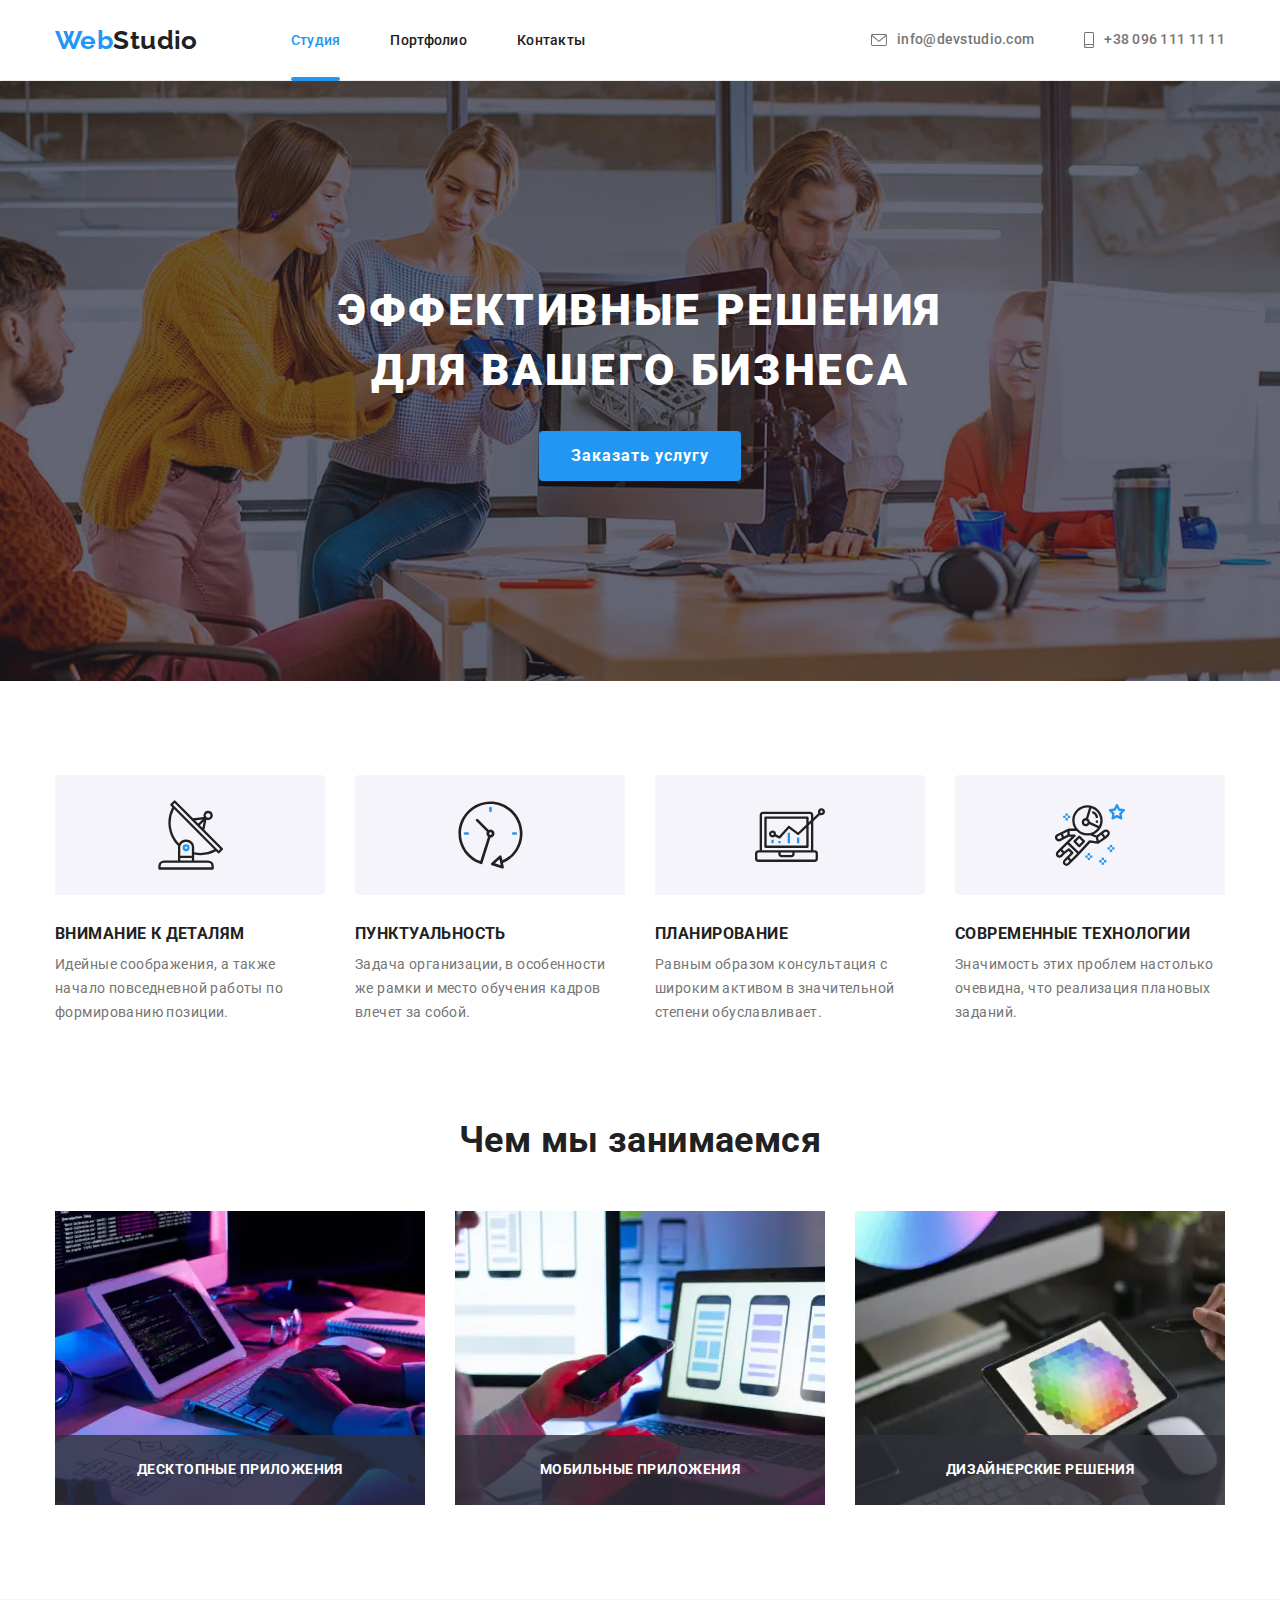
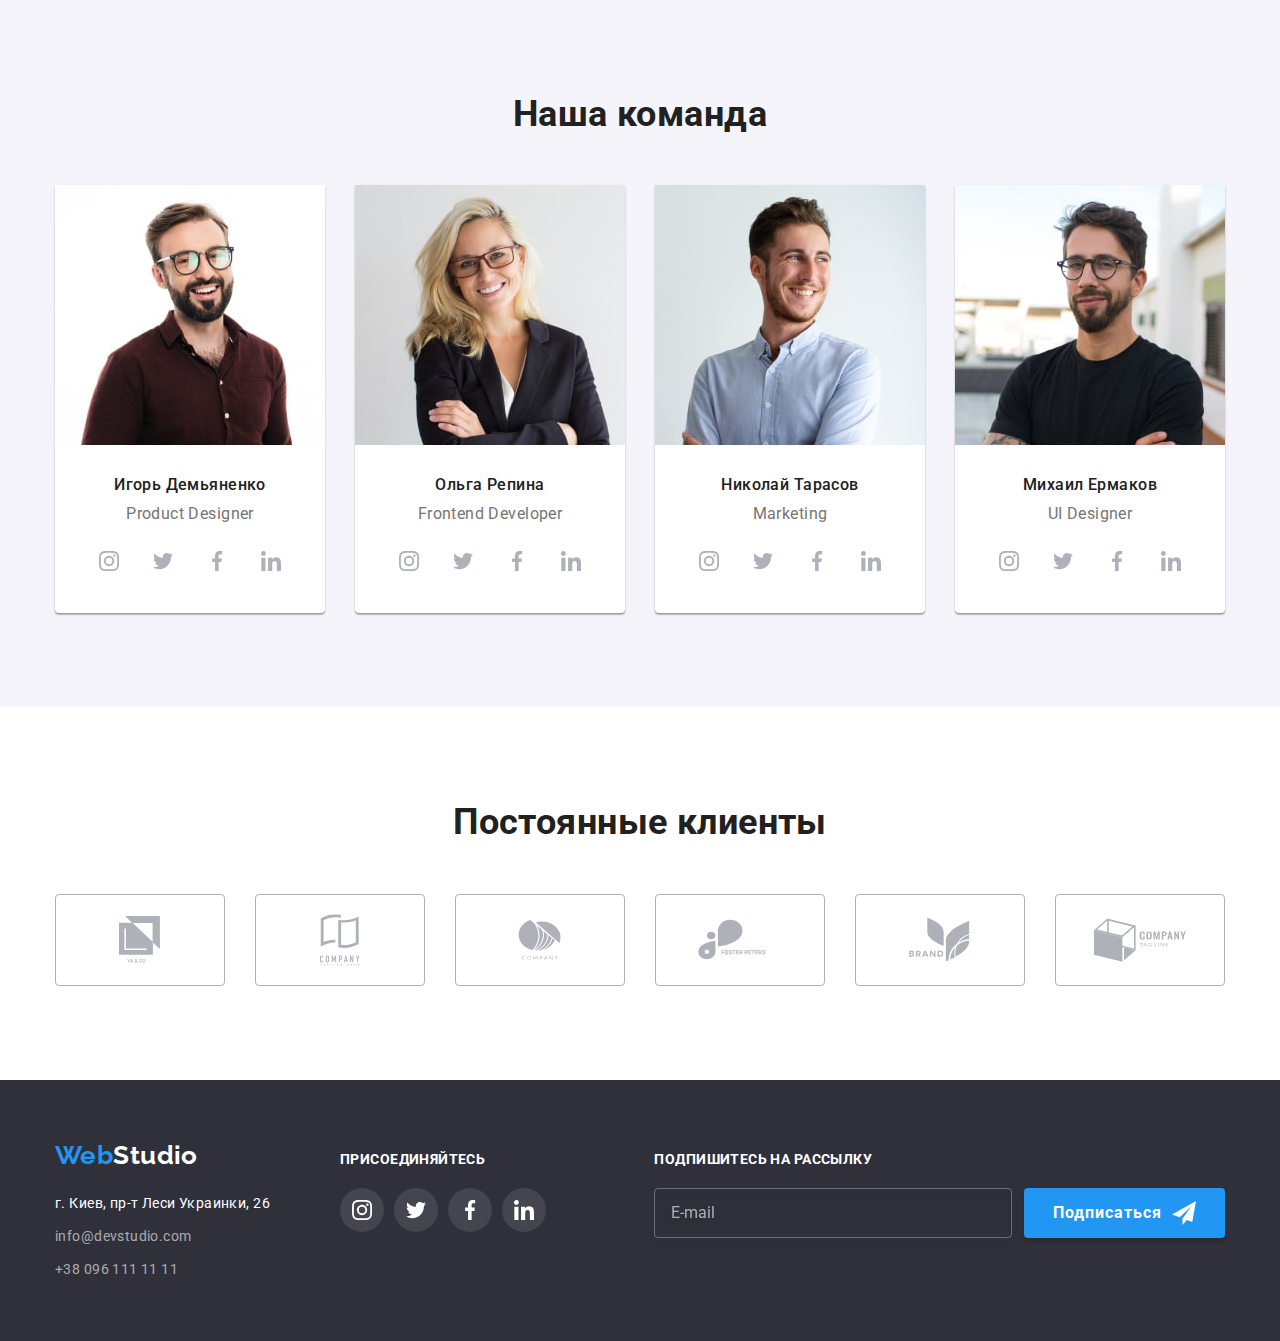
<file: index.html>
<!DOCTYPE html>
<html lang="ru">
  <head>
    <meta charset="UTF-8" />
    <meta http-equiv="X-UA-Compatible" content="IE=edge" />
    <meta name="viewport" content="width=device-width, initial-scale=1.0" />
    <title>WebStudio</title>
    <link rel="preconnect" href="https://fonts.googleapis.com" />
    <link rel="preconnect" href="https://fonts.gstatic.com" crossorigin />
    <link
      href="https://fonts.googleapis.com/css2?family=Raleway:wght@700&family=Roboto:wght@400;500;700;900&display=swap"
      rel="stylesheet"
    />
    <link
      rel="stylesheet"
      href="https://cdnjs.cloudflare.com/ajax/libs/modern-normalize/1.1.0/modern-normalize.min.css"
    />
    <link rel="stylesheet" href="./css/main.min.css" />
  </head>
  <body>
    <!-- Шапка сайта -->
    <header>
      <div class="page-header container">
        <a href="./index.html" lang="en" class="logo"> <span class="logo__web">Web</span>Studio</a>
        <nav class="main-nav">
          <ul class="site-nav">
            <li class="site-nav__item">
              <a href="./index.html" class="site-nav__link site-nav__link--current">Студия</a>
            </li>
            <li class="site-nav__item">
              <a href="./portfolio.html" class="site-nav__link">Портфолио</a>
            </li>
            <li class="site-nav__item"><a href="" class="site-nav__link">Контакты</a></li>
          </ul>
        </nav>

        <ul class="main-contact">
          <li class="main-contact__item">
            <a href="mailto:info@devstudio.com" class="main-contact__link">
              <svg class="main-contact__icon" width="16" height="12">
                <use href="./images/icons.svg#icon-envelope"></use>
              </svg>
              <svg class="main-contact__icon--tab" width="14" height="10">
                <use href="./images/icons.svg#icon-envelope-tab"></use></svg
              >info@devstudio.com</a
            >
          </li>
          <li class="main-contact__item">
            <a href="tel:+380961111111" class="main-contact__link">
              <svg class="main-contact__icon" width="10" height="16">
                <use href="./images/icons.svg#icon-smartphone"></use>
              </svg>
              <svg class="main-contact__icon--tab" width="10" height="14">
                <use href="./images/icons.svg#icon-smartphone-tab"></use></svg
              >+38 096 111 11 11</a
            >
          </li>
        </ul>
        <button type="button" class="page-header__button">
          <svg width="40" height="40">
            <use class="page-header__icon-menu" href="./images/icons.svg#menu"></use>
          </svg>
        </button>
      </div>

      <!-- Мобильное меню -->
      <div class="mob-menu is-hidden">
        <div class="mob-menu__container">
          <button type="button" class="mob-menu__close-button">
            <svg width="40" height="40">
              <use class="page-header__icon-cross" href="./images/icons.svg#cross"></use>
            </svg>
          </button>
          <div class="mob-menu__top">
            <ul class="mob-nav">
              <li class="mob-nav__item">
                <a href="./index.html" class="mob-nav__link mob-nav__link--current">Студия</a>
              </li>
              <li class="mob-nav__item">
                <a href="./portfolio.html" class="mob-nav__link">Портфолио</a>
              </li>
              <li class="mob-nav__item"><a href="" class="mob-nav__link">Контакты</a></li>
            </ul>
          </div>
          <div class="mob-menu__bottom">
            <ul class="mob-contact">
              <li class="mob-contact__item">
                <a href="tel:+380961111111" class="mob-contact__tel"> +38 096 111 11 11</a>
              </li>
              <li class="mob-contact__item">
                <a href="mailto:info@devstudio.com" class="mob-contact__mail">
                  info@devstudio.com</a
                >
              </li>
            </ul>
            <ul class="mob-soc">
              <li class="mob-soc__item"><a href="#" class="mob-soc__link">Twitter</a></li>
              <li class="mob-soc__item"><a href="#" class="mob-soc__link">Facebook</a></li>
              <li class="mob-soc__item"><a href="#" class="mob-soc__link">LinkedIn</a></li>
              <li class="mob-soc__item"><a href="#" class="mob-soc__link">Instagram</a></li>
            </ul>
          </div>
        </div>
      </div>
    </header>
    <main>
      <!-- Секция герой -->
      <section class="hero">
        <div class="hero__container">
          <h1 class="hero__title">ЭФФЕКТИВНЫЕ РЕШЕНИЯ ДЛЯ ВАШЕГО БИЗНЕСА</h1>
          <button data-modal-open type="button" class="hero__button">Заказать услугу</button>
        </div>
      </section>
      <!-- Качества команды -->
      <section class="section">
        <div class="container">
          <h2 class="section-title visually-hidden">Качества команды</h2>
          <ul class="benefits">
            <li class="benefits__item">
              <div class="benefits__thumb">
                <svg class="benefits__icon" width="65" height="70">
                  <use href="./images/icons.svg#icon-Group"></use>
                </svg>
              </div>
              <h3 class="benefits__title">ВНИМАНИЕ К ДЕТАЛЯМ</h3>
              <p class="benefits__description">
                Идейные соображения, а также начало повседневной работы по формированию позиции.
              </p>
            </li>

            <li class="benefits__item">
              <div class="benefits__thumb">
                <svg class="benefits__icon" width="67" height="70">
                  <use href="./images/icons.svg#icon-clock-1"></use>
                </svg>
              </div>
              <h3 class="benefits__title">ПУНКТУАЛЬНОСТЬ</h3>
              <p class="benefits__description">
                Задача организации, в особенности же рамки и место обучения кадров влечет за собой.
              </p>
            </li>

            <li class="benefits__item">
              <div class="benefits__thumb">
                <svg class="benefits__icon" width="70" height="70">
                  <use href="./images/icons.svg#icon-diagram-1"></use>
                </svg>
              </div>
              <h3 class="benefits__title">ПЛАНИРОВАНИЕ</h3>
              <p class="benefits__description">
                Равным образом консультация с широким активом в значительной степени обуславливает.
              </p>
            </li>

            <li class="benefits__item">
              <div class="benefits__thumb">
                <svg class="benefits__icon" width="70" height="70">
                  <use href="./images/icons.svg#icon-astronaut-1"></use>
                </svg>
              </div>
              <h3 class="benefits__title">СОВРЕМЕННЫЕ ТЕХНОЛОГИИ</h3>
              <p class="benefits__description">
                Значимость этих проблем настолько очевидна, что реализация плановых заданий.
              </p>
            </li>
          </ul>
        </div>
      </section>
      <!-- Чем мы занимаемся -->
      <section class="activity-section">
        <div class="container">
          <h2 class="section-title section-title--mb">Чем мы занимаемся</h2>
          <ul class="activity-section__list">
            <li class="activity-picture">
              <picture>
                <source
                  srcset="
                    ./images/activity/activity1desk.webp   1x,
                    ./images/activity/activity1deskx2.webp 2x
                  "
                  type="image/webp"
                />
                <source
                  srcset="
                    ./images/activity/activity1desk-min.jpg   1x,
                    ./images/activity/activity1deskx2-min.jpg 2x
                  "
                />
                <img src="./images/development.jpg" alt="верстка" width="370" height="294" />
              </picture>
              <div class="activity-picture__box">
                <p class="activity-picture__caption">Десктопные приложения</p>
              </div>
            </li>
            <li class="activity-picture">
              <picture>
                <source
                  srcset="
                    ./images/activity/activity2desk.webp   1x,
                    ./images/activity/activity2deskx2.webp 2x
                  "
                  type="image/webp"
                />
                <source
                  srcset="
                    ./images/activity/activity2desk-min.jpg   1x,
                    ./images/activity/activity2deskx2-min.jpg 2x
                  "
                />
                <img src="./images/design.jpg" alt="дизайн" width="370" height="294" />
              </picture>

              <div class="activity-picture__box">
                <p class="activity-picture__caption">Мобильные приложения</p>
              </div>
            </li>
            <li class="activity-picture">
              <picture>
                <source
                  srcset="
                    ./images/activity/activity3desk.webp   1x,
                    ./images/activity/activity3deskx2.webp 2x
                  "
                  type="image/webp" />
                <source
                  srcset="
                    ./images/activity/activity3desk-min.jpg   1x,
                    ./images/activity/activity3deskx2-min.jpg 2x
                  " />
                <img
                  src="./images/colorpalette.jpg"
                  alt="внешнее оформление"
                  width="370"
                  height="294"
              /></picture>

              <div class="activity-picture__box">
                <p class="activity-picture__caption">Дизайнерские решения</p>
              </div>
            </li>
          </ul>
        </div>
      </section>
      <!-- Наша команда -->
      <section class="team section">
        <div class="container">
          <h2 class="section-title section-title--mb">Наша команда</h2>
          <ul class="team__list">
            <li class="team-card">
              <picture>
                <source
                  srcset="
                    ./images/team/member1mob-min.jpg   1x,
                    ./images/team/member1mobx2-min.jpg 2x
                  "
                  media="(max-width: 767px)"
                />
                <source
                  srcset="
                    ./images/team/member1tab-min.jpg   1x,
                    ./images/team/member1tabx2-min.jpg 2x
                  "
                  media="(max-width: 1199px)"
                />
                <source
                  srcset="
                    ./images/team/member1desk-min.jpg   1x,
                    ./images/team/member1deskx2-min.jpg 2x
                  "
                  media="(min-width: 1200px)"
                />
                <img
                  src="./images/team/member1mob-min.jpg"
                  alt="Член команды Игорь Демьяненко"
                  width="450"
                />
              </picture>

              <div class="team-card__signature">
                <h3 class="team-card__name">Игорь Демьяненко</h3>
                <p class="team-card__position" lang="en">Product Designer</p>
                <ul class="social-networks">
                  <li class="social-networks__item">
                    <a
                      href=""
                      target="_blank"
                      rel="nofollow noreferrer noopener"
                      class="social-networks__link"
                    >
                      <svg class="social-networks__icon">
                        <use href="./images/icons.svg#icon-instagram-2"></use>
                      </svg>
                    </a>
                  </li>
                  <li class="social-networks__item">
                    <a
                      href=""
                      target="_blank"
                      rel="nofollow noreferrer noopener"
                      class="social-networks__link"
                    >
                      <svg class="social-networks__icon">
                        <use href="./images/icons.svg#icon-twitter-1"></use>
                      </svg>
                    </a>
                  </li>
                  <li class="social-networks__item">
                    <a
                      href=""
                      target="_blank"
                      rel="nofollow noreferrer noopener"
                      class="social-networks__link"
                    >
                      <svg class="social-networks__icon">
                        <use href="./images/icons.svg#icon-facebook-1"></use>
                      </svg>
                    </a>
                  </li>
                  <li class="social-networks__item">
                    <a
                      href=""
                      target="_blank"
                      rel="nofollow noreferrer noopener"
                      class="social-networks__link"
                    >
                      <svg class="social-networks__icon">
                        <use href="./images/icons.svg#icon-linkedin-1"></use>
                      </svg>
                    </a>
                  </li>
                </ul>
              </div>
            </li>
            <li class="team-card">
              <picture>
                <source
                  srcset="
                    ./images/team/member2mob-min.jpg   1x,
                    ./images/team/member2mobx2-min.jpg 2x
                  "
                  media="(max-width: 767px)"
                />
                <source
                  srcset="
                    ./images/team/member2tab-min.jpg   1x,
                    ./images/team/member2tabx2-min.jpg 2x
                  "
                  media="(max-width: 1199px)"
                />
                <source
                  srcset="
                    ./images/team/member2desk-min.jpg   1x,
                    ./images/team/member2deskx2-min.jpg 2x
                  "
                  media="(min-width: 1200px)"
                />

                <img
                  src="./images/team/member2mob-min.jpg"
                  alt="Член команды Ольга Репина"
                  width="450"
                />
              </picture>

              <div class="team-card__signature">
                <h3 class="team-card__name">Ольга Репина</h3>
                <p class="team-card__position" lang="en">Frontend Developer</p>
                <ul class="social-networks">
                  <li class="social-networks__item">
                    <a
                      href=""
                      target="_blank"
                      rel="nofollow noreferrer noopener"
                      class="social-networks__link"
                    >
                      <svg class="social-networks__icon">
                        <use href="./images/icons.svg#icon-instagram-2"></use>
                      </svg>
                    </a>
                  </li>
                  <li class="social-networks__item">
                    <a
                      href=""
                      target="_blank"
                      rel="nofollow noreferrer noopener"
                      class="social-networks__link"
                    >
                      <svg class="social-networks__icon">
                        <use href="./images/icons.svg#icon-twitter-1"></use>
                      </svg>
                    </a>
                  </li>
                  <li class="social-networks__item">
                    <a
                      href=""
                      target="_blank"
                      rel="nofollow noreferrer noopener"
                      class="social-networks__link"
                    >
                      <svg class="social-networks__icon">
                        <use href="./images/icons.svg#icon-facebook-1"></use>
                      </svg>
                    </a>
                  </li>
                  <li class="social-networks__item">
                    <a
                      href=""
                      target="_blank"
                      rel="nofollow noreferrer noopener"
                      class="social-networks__link"
                    >
                      <svg class="social-networks__icon">
                        <use href="./images/icons.svg#icon-linkedin-1"></use>
                      </svg>
                    </a>
                  </li>
                </ul>
              </div>
            </li>
            <li class="team-card">
              <picture>
                <source
                  srcset="
                    ./images/team/member3mob-min.jpg   1x,
                    ./images/team/member3mobx2-min.jpg 2x
                  "
                  media="(max-width: 767px)"
                />
                <source
                  srcset="
                    ./images/team/member3tab-min.jpg   1x,
                    ./images/team/member3tabx2-min.jpg 2x
                  "
                  media="(max-width: 1199px)"
                />
                <source
                  srcset="
                    ./images/team/member3desk-min.jpg   1x,
                    ./images/team/member3deskx2-min.jpg 2x
                  "
                  media="(min-width: 1200px)"
                />
                <img src="./images/nicolas.jpg" alt="Член команды Николай Тарасов" width="450" />
              </picture>

              <div class="team-card__signature">
                <h3 class="team-card__name">Николай Тарасов</h3>
                <p class="team-card__position" lang="en">Marketing</p>
                <ul class="social-networks">
                  <li class="social-networks__item">
                    <a
                      href=""
                      target="_blank"
                      rel="nofollow noreferrer noopener"
                      class="social-networks__link"
                    >
                      <svg class="social-networks__icon">
                        <use href="./images/icons.svg#icon-instagram-2"></use>
                      </svg>
                    </a>
                  </li>
                  <li class="social-networks__item">
                    <a
                      href=""
                      target="_blank"
                      rel="nofollow noreferrer noopener"
                      class="social-networks__link"
                    >
                      <svg class="social-networks__icon">
                        <use href="./images/icons.svg#icon-twitter-1"></use>
                      </svg>
                    </a>
                  </li>
                  <li class="social-networks__item">
                    <a
                      href=""
                      target="_blank"
                      rel="nofollow noreferrer noopener"
                      class="social-networks__link"
                    >
                      <svg class="social-networks__icon">
                        <use href="./images/icons.svg#icon-facebook-1"></use>
                      </svg>
                    </a>
                  </li>
                  <li class="social-networks__item">
                    <a
                      href=""
                      target="_blank"
                      rel="nofollow noreferrer noopener"
                      class="social-networks__link"
                    >
                      <svg class="social-networks__icon">
                        <use href="./images/icons.svg#icon-linkedin-1"></use>
                      </svg>
                    </a>
                  </li>
                </ul>
              </div>
            </li>
            <li class="team-card">
              <picture>
                <source
                  srcset="
                    ./images/team/member4mob-min.jpg   1x,
                    ./images/team/member4mobx2-min.jpg 2x
                  "
                  media="(max-width: 767px)"
                />
                <source
                  srcset="
                    ./images/team/member4tab-min.jpg   1x,
                    ./images/team/member4tabx2-min.jpg 2x
                  "
                  media="(max-width: 1199px)"
                />
                <source
                  srcset="
                    ./images/team/member4desk-min.jpg   1x,
                    ./images/team/member4deskx2-min.jpg 2x
                  "
                  media="(min-width: 1200px)"
                />
                <img src="./images/misha.jpg" alt="Член команды Михаил Ермаков" width="450" />
              </picture>

              <div class="team-card__signature">
                <h3 class="team-card__name">Михаил Ермаков</h3>
                <p class="team-card__position" lang="en">UI Designer</p>
                <ul class="social-networks">
                  <li class="social-networks__item">
                    <a
                      href=""
                      target="_blank"
                      rel="nofollow noreferrer noopener"
                      class="social-networks__link"
                    >
                      <svg class="social-networks__icon">
                        <use href="./images/icons.svg#icon-instagram-2"></use>
                      </svg>
                    </a>
                  </li>
                  <li class="social-networks__item">
                    <a
                      href=""
                      target="_blank"
                      rel="nofollow noreferrer noopener"
                      class="social-networks__link"
                    >
                      <svg class="social-networks__icon">
                        <use href="./images/icons.svg#icon-twitter-1"></use>
                      </svg>
                    </a>
                  </li>
                  <li class="social-networks__item">
                    <a
                      href=""
                      target="_blank"
                      rel="nofollow noreferrer noopener"
                      class="social-networks__link"
                    >
                      <svg class="social-networks__icon">
                        <use href="./images/icons.svg#icon-facebook-1"></use>
                      </svg>
                    </a>
                  </li>
                  <li class="social-networks__item">
                    <a
                      href=""
                      target="_blank"
                      rel="nofollow noreferrer noopener"
                      class="social-networks__link"
                    >
                      <svg class="social-networks__icon">
                        <use href="./images/icons.svg#icon-linkedin-1"></use>
                      </svg>
                    </a>
                  </li>
                </ul>
              </div>
            </li>
          </ul>
        </div>
      </section>
      <!-- Постоянные клиенты -->
      <section class="section">
        <div class="clients container">
          <h2 class="section-title section-title--mb">Постоянные клиенты</h2>
          <ul class="clients__list">
            <li class="clients__item">
              <a href="" target="_blank" rel="nofollow noreferrer noopener" class="clients__link">
                <svg class="clients__icon" width="41" height="47">
                  <use href="./images/icons.svg#icon-group-1"></use>
                </svg>
              </a>
            </li>
            <li class="clients__item">
              <a href="" target="_blank" rel="nofollow noreferrer noopener" class="clients__link">
                <svg class="clients__icon" width="40" height="52">
                  <use href="./images/icons.svg#icon-group-2"></use>
                </svg>
              </a>
            </li>
            <li class="clients__item">
              <a href="" target="_blank" rel="nofollow noreferrer noopener" class="clients__link">
                <svg class="clients__icon" width="43" height="41">
                  <use href="./images/icons.svg#icon-group-3"></use>
                </svg>
              </a>
            </li>
            <li class="clients__item">
              <a href="" target="_blank" rel="nofollow noreferrer noopener" class="clients__link">
                <svg class="clients__icon" width="84" height="41">
                  <use href="./images/icons.svg#icon-group-4"></use>
                </svg>
              </a>
            </li>
            <li class="clients__item">
              <a href="" target="_blank" rel="nofollow noreferrer noopener" class="clients__link">
                <svg class="clients__icon" width="63" height="45">
                  <use href="./images/icons.svg#icon-group-5"></use>
                </svg>
              </a>
            </li>
            <li class="clients__item">
              <a href="" target="_blank" rel="nofollow noreferrer noopener" class="clients__link">
                <svg class="clients__icon" width="94" height="44">
                  <use href="./images/icons.svg#icon-group-6"></use>
                </svg>
              </a>
            </li>
          </ul>
        </div>
      </section>
    </main>

    <!-- Подвал сайта -->
    <footer class="footer">
      <div class="footer__flex container">
        <div class="footer__wrap">
          <div class="footer__address">
            <a href="./index.html" lang="en" class="logo logo--nopadding">
              <span class="logo__web">Web</span><span class="logo__footer">Studio</span></a
            >
            <address>
              <ul class="address">
                <li class="address__item">
                  <a
                    class="address__link"
                    href="https://goo.gl/maps/cTay3ysUZgRBHp5K7"
                    target="_blank"
                    rel="noopener noreferrer"
                    >г. Киев, пр-т Леси Украинки, 26</a
                  >
                </li>
                <li class="address__item">
                  <a class="address__link" href="mailto:info@devstudio.com">info@devstudio.com</a>
                </li>
                <li class="address__item">
                  <a class="address__link" href="tel:+380961111111">+38 096 111 11 11</a>
                </li>
              </ul>
            </address>
          </div>
          <div class="footer__social">
            <strong class="footer__title">Присоединяйтесь</strong>
            <ul class="social-networks">
              <li class="social-networks__item">
                <a
                  href=""
                  target="_blank"
                  rel="nofollow noreferrer noopener"
                  class="social-networks__link social-networks__link--footer"
                >
                  <svg class="social-networks__icon--footer">
                    <use href="./images/icons.svg#icon-instagram-2"></use>
                  </svg>
                </a>
              </li>
              <li class="social-networks__item">
                <a
                  href=""
                  target="_blank"
                  rel="nofollow noreferrer noopener"
                  class="social-networks__link social-networks__link--footer"
                >
                  <svg class="social-networks__icon--footer">
                    <use href="./images/icons.svg#icon-twitter-1"></use>
                  </svg>
                </a>
              </li>
              <li class="social-networks__item">
                <a
                  href=""
                  target="_blank"
                  rel="nofollow noreferrer noopener"
                  class="social-networks__link social-networks__link--footer"
                >
                  <svg class="social-networks__icon--footer">
                    <use href="./images/icons.svg#icon-facebook-1"></use>
                  </svg>
                </a>
              </li>
              <li class="social-networks__item">
                <a
                  href=""
                  target="_blank"
                  rel="nofollow noreferrer noopener"
                  class="social-networks__link social-networks__link--footer"
                >
                  <svg class="social-networks__icon--footer">
                    <use href="./images/icons.svg#icon-linkedin-1"></use>
                  </svg>
                </a>
              </li>
            </ul>
          </div>
        </div>
        <div class="footer__subscribe">
          <strong class="footer__title">Подпишитесь на рассылку</strong>
          <div class="form-box">
            <form class="footer-form">
              <label>
                <input class="footer-form__input" type="email" name="email" placeholder="E-mail" />
              </label>
            </form>
            <button type="submit" class="subscribe-button">
              Подписаться
              <svg class="subscribe-button__icon" width="24" height="24">
                <use href="./images/icons.svg#icon-send"></use>
              </svg>
            </button>
          </div>
        </div>
      </div>
    </footer>

    <!--Модальное окно-->
    <div class="backdrop is-hidden" data-modal>
      <div class="modal">
        <form class="modal-form">
          <strong class="modal-form__title">Оставьте свои данные, мы вам перезвоним</strong>

          <label class="modal-form__field">
            <span class="modal-form__label">Имя</span>
            <input class="modal-form__input" type="text" name="name" />
            <svg class="modal-form__svg" width="18" height="18">
              <use href="./images/icons.svg#icon-person-black"></use>
            </svg>
          </label>

          <label class="modal-form__field">
            <span class="modal-form__label">Телефон</span>
            <input class="modal-form__input" type="tel" name="phone_number" />
            <svg class="modal-form__svg" width="18" height="18">
              <use href="./images/icons.svg#icon-phone-black"></use>
            </svg>
          </label>

          <label class="modal-form__field">
            <span class="modal-form__label">Почта</span>
            <input class="modal-form__input" type="email" name="email" />
            <svg class="modal-form__svg" width="18" height="18">
              <use href="./images/icons.svg#icon-email-black"></use>
            </svg>
          </label>

          <label class="modal-form__field modal-form__field--last"
            ><span class="modal-form__label">Комментарий</span>
            <textarea
              class="modal-form__input modal-form__textarea"
              name="comment"
              rows="6"
              placeholder="Введите текст"
            ></textarea>
          </label>

          <label class="checkbox">
            <input type="checkbox" class="checkbox__input" name="check-mark" />
            <span class="checkbox__privacy">
              <svg class="checkbox__icon" width="16" height="15">
                <use href="./images/icons.svg#icon-check-white"></use></svg
            ></span>
            <span class="checkbox__text"
              >Соглашаюсь с рассылкой и принимаю
              <a class="checkbox__link" href="#" target="_blank">Условия договора</a></span
            >
          </label>

          <button type="submit" class="send-button">Отправить</button>
        </form>
        <button data-modal-close type="button" class="modal__close-button">
          <svg class="modal_close-icon" width="18" height="18">
            <use href="./images/icons.svg#icon-close"></use>
          </svg>
        </button>
      </div>
    </div>
    <script src="./js/modal.js"></script>
    <script src="./js/menu.js"></script>
  </body>
</html>
</file>
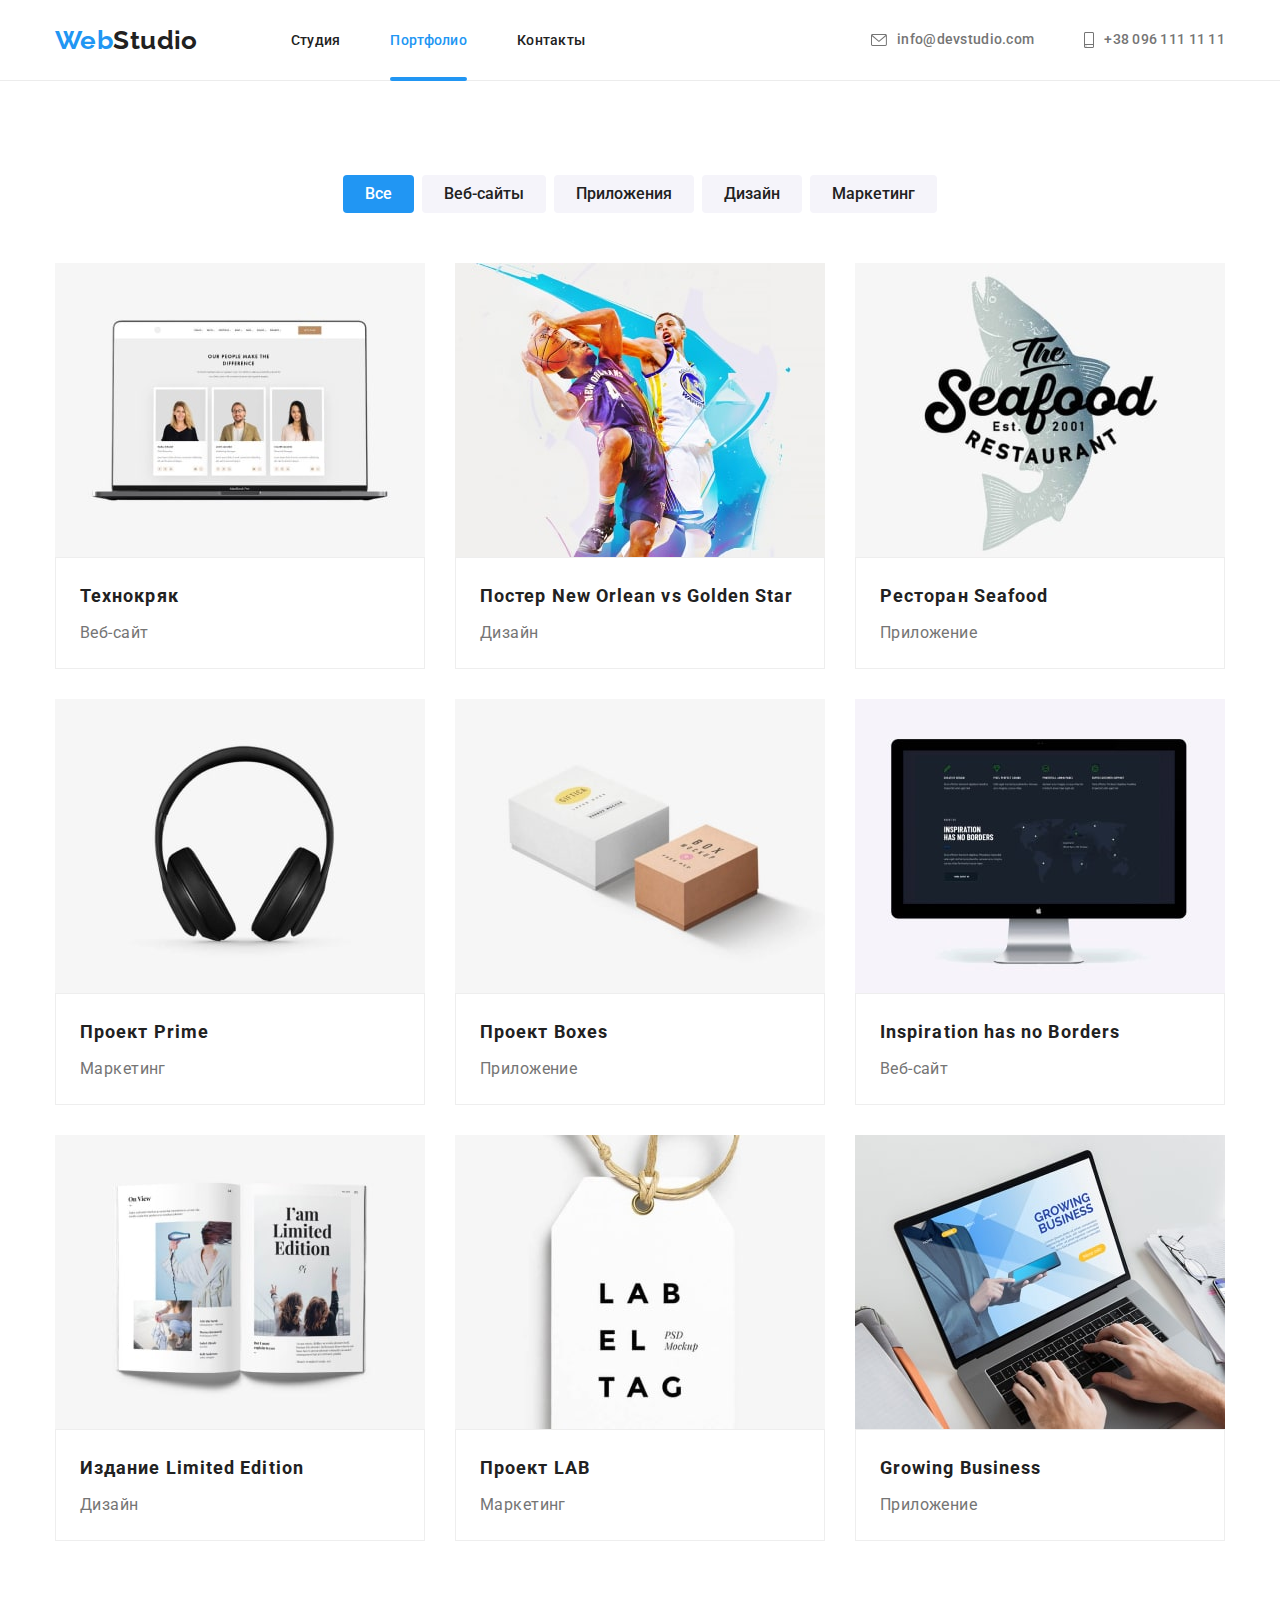
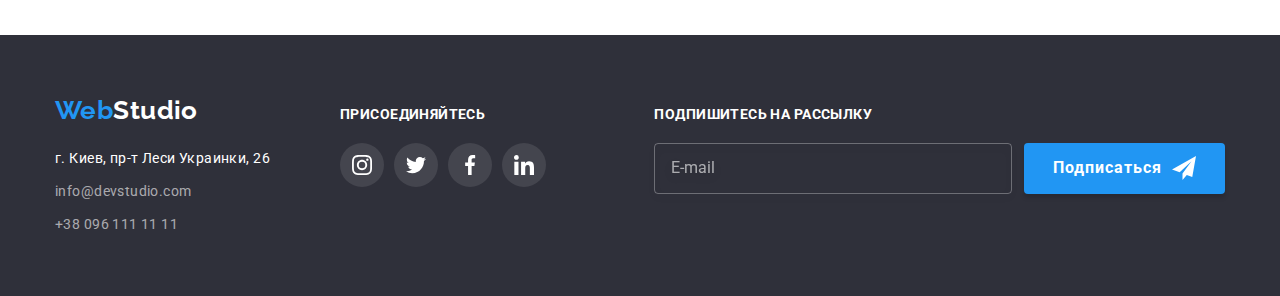
<file: portfolio.html>
<!DOCTYPE html>
<html lang="ru">
  <head>
    <meta charset="UTF-8" />
    <meta http-equiv="X-UA-Compatible" content="IE=edge" />
    <meta name="viewport" content="width=device-width, initial-scale=1.0" />
    <title>Document</title>
    <link rel="preconnect" href="https://fonts.googleapis.com" />
    <link rel="preconnect" href="https://fonts.gstatic.com" crossorigin />
    <link
      href="https://fonts.googleapis.com/css2?family=Raleway:wght@700&family=Roboto:wght@400;500;700;900&display=swap"
      rel="stylesheet"
    />
    <link
      rel="stylesheet"
      href="https://cdnjs.cloudflare.com/ajax/libs/modern-normalize/1.1.0/modern-normalize.min.css"
    />
    <link rel="stylesheet" href="./css/main.min.css" />
  </head>

  <body>
    <!-- Шапка сайта -->
    <header>
      <div class="page-header container">
        <a href="./index.html" lang="en" class="logo"> <span class="logo__web">Web</span>Studio</a>
        <nav class="main-nav">
          <ul class="site-nav">
            <li class="site-nav__item">
              <a href="./index.html" class="site-nav__link">Студия</a>
            </li>
            <li class="site-nav__item">
              <a href="./portfolio.html" class="site-nav__link site-nav__link--current"
                >Портфолио</a
              >
            </li>
            <li class="site-nav__item"><a href="" class="site-nav__link">Контакты</a></li>
          </ul>
        </nav>

        <ul class="main-contact">
          <li class="main-contact__item">
            <a href="mailto:info@devstudio.com" class="main-contact__link">
              <svg class="main-contact__icon" width="16" height="12">
                <use href="./images/icons.svg#icon-envelope"></use>
              </svg>
              <svg class="main-contact__icon--tab" width="14" height="10">
                <use href="./images/icons.svg#icon-envelope-tab"></use></svg
              >info@devstudio.com</a
            >
          </li>
          <li class="main-contact__item">
            <a href="tel:+380961111111" class="main-contact__link">
              <svg class="main-contact__icon" width="10" height="16">
                <use href="./images/icons.svg#icon-smartphone"></use>
              </svg>
              <svg class="main-contact__icon--tab" width="10" height="14">
                <use href="./images/icons.svg#icon-smartphone-tab"></use></svg
              >+38 096 111 11 11</a
            >
          </li>
        </ul>
        <button type="button" class="page-header__button">
          <svg width="40" height="40">
            <use class="page-header__icon-menu" href="./images/icons.svg#menu"></use>
          </svg>
        </button>
      </div>

      <!-- Мобильное меню -->
      <div class="mob-menu is-hidden">
        <div class="mob-menu__container">
          <button type="button" class="mob-menu__close-button">
            <svg width="40" height="40">
              <use class="page-header__icon-cross" href="./images/icons.svg#cross"></use>
            </svg>
          </button>
          <div class="mob-menu__top">
            <ul class="mob-nav">
              <li class="mob-nav__item">
                <a href="./index.html" class="mob-nav__link">Студия</a>
              </li>
              <li class="mob-nav__item">
                <a href="./portfolio.html" class="mob-nav__link mob-nav__link--current"
                  >Портфолио</a
                >
              </li>
              <li class="mob-nav__item"><a href="" class="mob-nav__link">Контакты</a></li>
            </ul>
          </div>
          <div class="mob-menu__bottom">
            <ul class="mob-contact">
              <li class="mob-contact__item">
                <a href="tel:+380961111111" class="mob-contact__tel"> +38 096 111 11 11</a>
              </li>
              <li class="mob-contact__item">
                <a href="mailto:info@devstudio.com" class="mob-contact__mail">
                  info@devstudio.com</a
                >
              </li>
            </ul>
            <ul class="mob-soc">
              <li class="mob-soc__item"><a href="#" class="mob-soc__link">Twitter</a></li>
              <li class="mob-soc__item"><a href="#" class="mob-soc__link">Facebook</a></li>
              <li class="mob-soc__item"><a href="#" class="mob-soc__link">LinkedIn</a></li>
              <li class="mob-soc__item"><a href="#" class="mob-soc__link">Instagram</a></li>
            </ul>
          </div>
        </div>
      </div>
    </header>

    <!-- Главный контент страницы -->
    <!-- Список проектов -->
    <main>
      <section class="section">
        <h1 class="visually-hidden">Список проектов</h1>
        <div class="container">
          <ul class="filter">
            <li class="filter__item">
              <button type="button" class="filter__button filter__button--current">Все</button>
            </li>
            <li class="filter__item">
              <button type="button" class="filter__button">Веб-сайты</button>
            </li>
            <li class="filter__item">
              <button type="button" class="filter__button">Приложения</button>
            </li>
            <li class="filter__item">
              <button type="button" class="filter__button">Дизайн</button>
            </li>
            <li class="filter__item">
              <button type="button" class="filter__button">Маркетинг</button>
            </li>
          </ul>
        </div>

        <div class="container">
          <ul class="projects">
            <li class="projects__item">
              <a href="" class="projects__link"
                ><div class="projects__thumb">
                  <picture>
                    <source
                      srcset="
                        ./images/projects/project1desk-min.jpg   1x,
                        ./images/projects/project1deskx2-min.jpg 2x
                      "
                      media="(min-width: 1200px)"
                    />
                    <source
                      srcset="
                        ./images/projects/project1tab-min.jpg   1x,
                        ./images/projects/project1tabx2-min.jpg 2x
                      "
                      media="(min-width: 768px)"
                    />
                    <source
                      srcset="
                        ./images/projects/project1mob-min.jpg   1x,
                        ./images/projects/project1mobx2-min.jpg 2x
                      "
                      media="(max-width: 767px)"
                    />

                    <img
                      src="./images/projects/project1mob-min.jpg"
                      alt="Сайт Технокряк"
                      width="450"
                    />
                  </picture>

                  <div class="projects__overlay">
                    <p class="projects__pre-text">
                      Ресурс предлагает комплексные предложения с разным уровнем функционала и
                      сервисов. Все это позволит посетителю получить исчерпывающие сведения о
                      компании или частном лице.
                    </p>
                  </div>
                </div>

                <div class="projects__description">
                  <h2 class="projects__title">Технокряк</h2>
                  <p class="projects__type">Веб-сайт</p>
                </div>
              </a>
            </li>
            <li class="projects__item">
              <a href="" class="projects__link"
                ><div class="projects__thumb">
                  <picture>
                    <source
                      srcset="
                        ./images/projects/project2desk-min.jpg   1x,
                        ./images/projects/project2deskx2-min.jpg 2x
                      "
                      media="(min-width: 1200px)"
                    />
                    <source
                      srcset="
                        ./images/projects/project2tab-min.jpg   1x,
                        ./images/projects/project2tabx2-min.jpg 2x
                      "
                      media="(min-width: 768px)"
                    />
                    <source
                      srcset="
                        ./images/projects/project2mob-min.jpg   1x,
                        ./images/projects/project2mobx2-min.jpg 2x
                      "
                      media="(max-width: 767px)"
                    />

                    <img
                      src="./images/projects/project2mob-min.jpg"
                      alt="Постер команды Нью Орлеан"
                      width="450"
                    />
                  </picture>

                  <div class="projects__overlay">
                    <p class="projects__pre-text">
                      Ресурс предлагает комплексные предложения с разным уровнем функционала и
                      сервисов. Все это позволит посетителю получить исчерпывающие сведения о
                      компании или частном лице.
                    </p>
                  </div>
                </div>
                <div class="projects__description">
                  <h2 class="projects__title">
                    Постер <span lang="en"> New Orlean vs Golden Star</span>
                  </h2>
                  <p class="projects__type">Дизайн</p>
                </div>
              </a>
            </li>
            <li class="projects__item">
              <a href="" class="projects__link"
                ><div class="projects__thumb">
                  <picture>
                    <source
                      srcset="
                        ./images/projects/project3desk-min.jpg   1x,
                        ./images/projects/project3deskx2-min.jpg 2x
                      "
                      media="(min-width: 1200px)"
                    />
                    <source
                      srcset="
                        ./images/projects/project3tab-min.jpg   1x,
                        ./images/projects/project3tabx2-min.jpg 2x
                      "
                      media="(min-width: 768px)"
                    />
                    <source
                      srcset="
                        ./images/projects/project3mob-min.jpg   1x,
                        ./images/projects/project3mobx2-min.jpg 2x
                      "
                      media="(max-width: 767px)"
                    />

                    <img
                      src="./images/projects/project3mob-min.jpg"
                      alt="Постер ресторана SeaFood"
                      width="450"
                    />
                  </picture>

                  <div class="projects__overlay">
                    <p class="projects__pre-text">
                      Ресурс предлагает комплексные предложения с разным уровнем функционала и
                      сервисов. Все это позволит посетителю получить исчерпывающие сведения о
                      компании или частном лице.
                    </p>
                  </div>
                </div>
                <div class="projects__description">
                  <h2 class="projects__title">Ресторан <span lang="en">Seafood</span></h2>
                  <p class="projects__type">Приложение</p>
                </div>
              </a>
            </li>
            <li class="projects__item">
              <a href="" class="projects__link"
                ><div class="projects__thumb">
                  <picture>
                    <source
                      srcset="
                        ./images/projects/project4desk-min.jpg   1x,
                        ./images/projects/project4deskx2-min.jpg 2x
                      "
                      media="(min-width: 1200px)"
                    />
                    <source
                      srcset="
                        ./images/projects/project4tab-min.jpg   1x,
                        ./images/projects/project4tabx2-min.jpg 2x
                      "
                      media="(min-width: 768px)"
                    />
                    <source
                      srcset="
                        ./images/projects/project4mob-min.jpg   1x,
                        ./images/projects/project4mobx2-min.jpg 2x
                      "
                      media="(max-width: 767px)"
                    />

                    <img
                      src="./images/projects/project4mob-min.jpg"
                      alt="Лого проекта Prime"
                      width="450"
                    />
                  </picture>

                  <div class="projects__overlay">
                    <p class="projects__pre-text">
                      Ресурс предлагает комплексные предложения с разным уровнем функционала и
                      сервисов. Все это позволит посетителю получить исчерпывающие сведения о
                      компании или частном лице.
                    </p>
                  </div>
                </div>
                <div class="projects__description">
                  <h2 class="projects__title">Проект <span lang="en">Prime</span></h2>
                  <p class="projects__type">Маркетинг</p>
                </div>
              </a>
            </li>
            <li class="projects__item">
              <a href="" class="projects__link"
                ><div class="projects__thumb">
                  <picture>
                    <source
                      srcset="
                        ./images/projects/project5desk-min.jpg   1x,
                        ./images/projects/project5deskx2-min.jpg 2x
                      "
                      media="(min-width: 1200px)"
                    />
                    <source
                      srcset="
                        ./images/projects/project5tab-min.jpg   1x,
                        ./images/projects/project5tabx2-min.jpg 2x
                      "
                      media="(min-width: 768px)"
                    />
                    <source
                      srcset="
                        ./images/projects/project5mob-min.jpg   1x,
                        ./images/projects/project5mobx2-min.jpg 2x
                      "
                      media="(max-width: 767px)"
                    />

                    <img
                      src="./images/projects/project5mob-min.jpg"
                      alt="Лого проекта Boxes"
                      width="450"
                    />
                  </picture>

                  <div class="projects__overlay">
                    <p class="projects__pre-text">
                      Ресурс предлагает комплексные предложения с разным уровнем функционала и
                      сервисов. Все это позволит посетителю получить исчерпывающие сведения о
                      компании или частном лице.
                    </p>
                  </div>
                </div>
                <div class="projects__description">
                  <h2 class="projects__title">Проект <span lang="en">Boxes</span></h2>
                  <p class="projects__type">Приложение</p>
                </div>
              </a>
            </li>
            <li class="projects__item">
              <a href="" class="projects__link"
                ><div class="projects__thumb">
                  <picture>
                    <source
                      srcset="
                        ./images/projects/project6desk-min.jpg   1x,
                        ./images/projects/project6deskx2-min.jpg 2x
                      "
                      media="(min-width: 1200px)"
                    />
                    <source
                      srcset="
                        ./images/projects/project6tab-min.jpg   1x,
                        ./images/projects/project6tabx2-min.jpg 2x
                      "
                      media="(min-width: 768px)"
                    />
                    <source
                      srcset="
                        ./images/projects/project6mob-min.jpg   1x,
                        ./images/projects/project6mobx2-min.jpg 2x
                      "
                      media="(max-width: 767px)"
                    />

                    <img
                      src="./images/projects/project6mob-min.jpg"
                      alt="Сайт Inspiration has no Borders"
                      width="450"
                    />
                  </picture>

                  <div class="projects__overlay">
                    <p class="projects__pre-text">
                      Ресурс предлагает комплексные предложения с разным уровнем функционала и
                      сервисов. Все это позволит посетителю получить исчерпывающие сведения о
                      компании или частном лице.
                    </p>
                  </div>
                </div>
                <div class="projects__description">
                  <h2 class="projects__title" lang="en">Inspiration has no Borders</h2>
                  <p class="projects__type">Веб-сайт</p>
                </div>
              </a>
            </li>
            <li class="projects__item">
              <a href="" class="projects__link"
                ><div class="projects__thumb">
                  <picture>
                    <source
                      srcset="
                        ./images/projects/project7desk-min.jpg   1x,
                        ./images/projects/project7deskx2-min.jpg 2x
                      "
                      media="(min-width: 1200px)"
                    />
                    <source
                      srcset="
                        ./images/projects/project7tab-min.jpg   1x,
                        ./images/projects/project7tabx2-min.jpg 2x
                      "
                      media="(min-width: 768px)"
                    />
                    <source
                      srcset="
                        ./images/projects/project7mob-min.jpg   1x,
                        ./images/projects/project7mobx2-min.jpg 2x
                      "
                      media="(max-width: 767px)"
                    />

                    <img
                      src="./images/projects/project7mob-min.jpg"
                      alt="Журнал со старницей издания Limited Edition"
                      width="450"
                    />
                  </picture>

                  <div class="projects__overlay">
                    <p class="projects__pre-text">
                      Ресурс предлагает комплексные предложения с разным уровнем функционала и
                      сервисов. Все это позволит посетителю получить исчерпывающие сведения о
                      компании или частном лице.
                    </p>
                  </div>
                </div>
                <div class="projects__description">
                  <h2 class="projects__title">Издание <span lang="en">Limited Edition</span></h2>
                  <p class="projects__type">Дизайн</p>
                </div>
              </a>
            </li>
            <li class="projects__item">
              <a href="" class="projects__link"
                ><div class="projects__thumb">
                  <picture>
                    <source
                      srcset="
                        ./images/projects/project8desk-min.jpg   1x,
                        ./images/projects/project8deskx2-min.jpg 2x
                      "
                      media="(min-width: 1200px)"
                    />
                    <source
                      srcset="
                        ./images/projects/project8tab-min.jpg   1x,
                        ./images/projects/project8tabx2-min.jpg 2x
                      "
                      media="(min-width: 768px)"
                    />
                    <source
                      srcset="
                        ./images/projects/project8mob-min.jpg   1x,
                        ./images/projects/project8mobx2-min.jpg 2x
                      "
                      media="(max-width: 767px)"
                    />

                    <img
                      src="./images/projects/project8mob-min.jpg"
                      alt="<Бирка LABELTAG"
                      width="450"
                    />
                  </picture>

                  <div class="projects__overlay">
                    <p class="projects__pre-text">
                      Ресурс предлагает комплексные предложения с разным уровнем функционала и
                      сервисов. Все это позволит посетителю получить исчерпывающие сведения о
                      компании или частном лице.
                    </p>
                  </div>
                </div>
                <div class="projects__description">
                  <h2 class="projects__title">Проект <span lang="en">LAB</span></h2>
                  <p class="projects__type">Маркетинг</p>
                </div>
              </a>
            </li>
            <li class="projects__item">
              <a href="" class="projects__link"
                ><div class="projects__thumb">
                  <picture>
                    <source
                      srcset="
                        ./images/projects/project9desk-min.jpg   1x,
                        ./images/projects/project9deskx2-min.jpg 2x
                      "
                      media="(min-width: 1200px)"
                    />
                    <source
                      srcset="
                        ./images/projects/project9tab-min.jpg   1x,
                        ./images/projects/project9tabx2-min.jpg 2x
                      "
                      media="(min-width: 768px)"
                    />
                    <source
                      srcset="
                        ./images/projects/project9mob-min.jpg   1x,
                        ./images/projects/project9mobx2-min.jpg 2x
                      "
                      media="(max-width: 767px)"
                    />

                    <img
                      src="./images/projects/project9mob-min.jpg"
                      alt="Сайт Growing Business на ноутбуке"
                      width="450"
                    />
                  </picture>

                  <div class="projects__overlay">
                    <p class="projects__pre-text">
                      Ресурс предлагает комплексные предложения с разным уровнем функционала и
                      сервисов. Все это позволит посетителю получить исчерпывающие сведения о
                      компании или частном лице.
                    </p>
                  </div>
                </div>
                <div class="projects__description">
                  <h2 class="projects__title" lang="en">Growing Business</h2>
                  <p class="projects__type">Приложение</p>
                </div>
              </a>
            </li>
          </ul>
        </div>
      </section>
    </main>

    <!-- Подвал сайта -->
    <footer class="footer">
      <div class="footer__flex container">
        <div class="footer__wrap">
          <div class="footer__address">
            <a href="./index.html" lang="en" class="logo logo--nopadding">
              <span class="logo__web">Web</span><span class="logo__footer">Studio</span></a
            >
            <address>
              <ul class="address">
                <li class="address__item">
                  <a
                    class="address__link"
                    href="https://goo.gl/maps/cTay3ysUZgRBHp5K7"
                    target="_blank"
                    rel="noopener noreferrer"
                    >г. Киев, пр-т Леси Украинки, 26</a
                  >
                </li>
                <li class="address__item">
                  <a class="address__link" href="mailto:info@devstudio.com">info@devstudio.com</a>
                </li>
                <li class="address__item">
                  <a class="address__link" href="tel:+380961111111">+38 096 111 11 11</a>
                </li>
              </ul>
            </address>
          </div>
          <div class="footer__social">
            <strong class="footer__title">Присоединяйтесь</strong>
            <ul class="social-networks">
              <li class="social-networks__item">
                <a
                  href=""
                  target="_blank"
                  rel="nofollow noreferrer noopener"
                  class="social-networks__link social-networks__link--footer"
                >
                  <svg class="social-networks__icon--footer">
                    <use href="./images/icons.svg#icon-instagram-2"></use>
                  </svg>
                </a>
              </li>
              <li class="social-networks__item">
                <a
                  href=""
                  target="_blank"
                  rel="nofollow noreferrer noopener"
                  class="social-networks__link social-networks__link--footer"
                >
                  <svg class="social-networks__icon--footer">
                    <use href="./images/icons.svg#icon-twitter-1"></use>
                  </svg>
                </a>
              </li>
              <li class="social-networks__item">
                <a
                  href=""
                  target="_blank"
                  rel="nofollow noreferrer noopener"
                  class="social-networks__link social-networks__link--footer"
                >
                  <svg class="social-networks__icon--footer">
                    <use href="./images/icons.svg#icon-facebook-1"></use>
                  </svg>
                </a>
              </li>
              <li class="social-networks__item">
                <a
                  href=""
                  target="_blank"
                  rel="nofollow noreferrer noopener"
                  class="social-networks__link social-networks__link--footer"
                >
                  <svg class="social-networks__icon--footer">
                    <use href="./images/icons.svg#icon-linkedin-1"></use>
                  </svg>
                </a>
              </li>
            </ul>
          </div>
        </div>
        <div class="footer__subscribe">
          <strong class="footer__title">Подпишитесь на рассылку</strong>
          <div class="form-box">
            <form class="footer-form">
              <label>
                <input class="footer-form__input" type="email" name="email" placeholder="E-mail" />
              </label>
            </form>
            <button type="submit" class="subscribe-button">
              Подписаться
              <svg class="subscribe-button__icon" width="24" height="24">
                <use href="./images/icons.svg#icon-send"></use>
              </svg>
            </button>
          </div>
        </div>
      </div>
    </footer>
    <script src="./js/menu.js"></script>
  </body>
</html>
</file>
<file: css/main.min.css>
:root{--primary-text-color: #212121;--secondary-text-color: #757575;--accent-color: #2196f3;--button-hover-color: #188ce8;--white-color: #ffffff;--footer-contacts-color: rgba(255, 255, 255, 0.6);--background-dark-color: #2f303a;--background-grey-color: #f5f4fa;--background-light-color: #e5e5e5;--timing-function: cubic-bezier(0.4, 0, 0.2, 1)}body{font-family:Roboto,sans-serif;color:var(--primary-text-color);letter-spacing:.03em;font-size:14px}body.modal-open{overflow:hidden}.no-scroll{overflow:hidden}.section{padding:60px 0}@media screen and (min-width: 1200px){.section{padding:94px 0}}.section-title{font-weight:700;font-size:28px;line-height:1.18;text-align:center}.section-title--mb{margin-bottom:30px}@media screen and (min-width: 1200px){.section-title--mb{margin-bottom:50px}}@media screen and (min-width: 1200px){.section-title{font-size:36px;line-height:1.17}}.container{margin-left:auto;margin-right:auto;padding-left:15px;padding-right:15px}@media screen and (min-width: 480px){.container{width:480px}}@media screen and (min-width: 768px){.container{width:768px}}@media screen and (min-width: 1200px){.container{width:1200px}}.visually-hidden{position:absolute;width:1px;height:1px;margin:-1px;border:0;padding:0;white-space:nowrap;-webkit-clip-path:inset(100%);clip-path:inset(100%);clip:rect(0 0 0 0);overflow:hidden}button{font-family:inherit}img{display:block;max-width:100%;height:auto}h1,h2,h3,ul,p{margin:0;padding:0;list-style:none}header{border-bottom:1px solid #ececec}.page-header{display:-webkit-box;display:-ms-flexbox;display:flex;-webkit-box-align:center;-ms-flex-align:center;align-items:center;height:60px}@media screen and (min-width: 768px){.page-header{height:80px}}@media screen and (max-width: 1199px){.page-header{-webkit-box-pack:justify;-ms-flex-pack:justify;justify-content:space-between}}.logo{display:block;padding-top:16px;padding-bottom:16px;color:var(--primary-text-color);font-family:Raleway,sans-serif;font-weight:700;font-size:24px;line-height:1.17;text-decoration:none}.logo__web{color:var(--accent-color)}.logo__footer{color:var(--white-color)}@media screen and (min-width: 768px){.logo{padding-top:26px;padding-bottom:26px}}@media screen and (min-width: 1200px){.logo{font-size:26px;line-height:1.19}}.logo--nopadding{padding-top:0;padding-bottom:0}.page-header__button{display:-webkit-inline-box;display:-ms-inline-flexbox;display:inline-flex;margin:0;padding:0;border:none;background-color:rgba(0,0,0,0);-webkit-transition:fill 250ms var(--timing-function);transition:fill 250ms var(--timing-function)}.page-header__button:hover,.page-header__button:focus{fill:var(--accent-color)}@media screen and (min-width: 768px){.page-header__button{display:none}}.main-nav{display:none}@media screen and (min-width: 768px){.main-nav{display:block}}@media screen and (min-width: 1200px){.main-nav{margin-left:93px}}.site-nav{display:-webkit-box;display:-ms-flexbox;display:flex}.site-nav__item{margin-right:50px}.site-nav__item:last-child{margin-right:0}.site-nav__link{position:relative;padding-top:32px;padding-bottom:32px;color:var(--primary-text-color);font-weight:500;line-height:1.14;letter-spacing:.02em;text-decoration:none;-webkit-transition:color 250ms var(--timing-function);transition:color 250ms var(--timing-function)}.site-nav__link:hover,.site-nav__link:focus{color:var(--accent-color)}.site-nav__link--current{color:var(--accent-color)}.site-nav__link--current::after{content:"";position:absolute;bottom:-1px;display:block;width:100%;height:4px;background:var(--accent-color);border-radius:2px}.main-contact{display:none}@media screen and (min-width: 768px){.main-contact{display:-webkit-box;display:-ms-flexbox;display:flex;-webkit-box-orient:vertical;-webkit-box-direction:normal;-ms-flex-direction:column;flex-direction:column}}@media screen and (min-width: 1200px){.main-contact{-webkit-box-orient:horizontal;-webkit-box-direction:normal;-ms-flex-direction:row;flex-direction:row;-webkit-box-align:center;-ms-flex-align:center;align-items:center;margin-left:auto}}@media screen and (min-width: 768px)and (max-width: 1199px){.main-contact__item:not(:last-child){margin-bottom:10px}}@media screen and (min-width: 1200px){.main-contact__item:not(:last-child){margin-right:50px}}.main-contact__link{display:-webkit-box;display:-ms-flexbox;display:flex;-webkit-box-align:center;-ms-flex-align:center;align-items:center;color:var(--secondary-text-color);font-weight:500;line-height:1.14;letter-spacing:.02em;text-decoration:none;-webkit-transition:color 250ms var(--timing-function);transition:color 250ms var(--timing-function)}.main-contact__link:hover,.main-contact__link:focus{color:var(--accent-color)}@media screen and (min-width: 768px)and (max-width: 1199px){.main-contact__link{font-size:12px;line-height:1.17}.main-contact__item:first-child .main-contact__link{padding-top:21px}.main-contact__item:last-child .main-contact__link{padding-bottom:21px}}@media screen and (min-width: 1200px){.main-contact__link{-webkit-box-pack:center;-ms-flex-pack:center;justify-content:center;padding-top:32px;padding-bottom:32px}}.main-contact__icon--tab{margin-right:8px;fill:currentColor;display:none}@media screen and (max-width: 1199px){.main-contact__icon--tab{display:block}}.main-contact__icon{display:none;margin-right:10px;fill:currentColor}@media screen and (min-width: 1200px){.main-contact__icon{display:block}}.mob-menu{position:fixed;top:0;left:0;z-index:5;padding:48px 0;background-color:var(--white-color);width:100vw;height:100%;overflow:auto;-webkit-transform:translatey(0);transform:translatey(0);-webkit-transition:350ms var(--timing-function);transition:350ms var(--timing-function)}.mob-menu__container{max-width:480px;padding:0 40px;margin-left:auto;margin-right:auto;display:-webkit-box;display:-ms-flexbox;display:flex;-webkit-box-orient:vertical;-webkit-box-direction:normal;-ms-flex-direction:column;flex-direction:column;height:100%;-webkit-box-pack:justify;-ms-flex-pack:justify;justify-content:space-between}@media screen and (min-width: 768px){.mob-menu{display:none}}.mob-menu.is-hidden{visibility:hidden;opacity:0;pointer-events:none;-webkit-transform:translatey(-100%);transform:translatey(-100%)}.mob-menu__close-button{position:absolute;top:15px;right:15px;display:block;margin:0;padding:0;border:none;background-color:rgba(0,0,0,0);-webkit-transition:fill 250ms var(--timing-function);transition:fill 250ms var(--timing-function)}.mob-menu__close-button:hover,.mob-menu__close-button:focus{fill:var(--accent-color)}.mob-nav__item:not(:last-child){margin-bottom:24px}.mob-nav__link{font-weight:500;font-size:40px;line-height:1.18;letter-spacing:.02em;text-decoration:none;color:var(--primary-text-color);-webkit-transition:color 250ms var(--timing-function);transition:color 250ms var(--timing-function)}.mob-nav__link:hover,.mob-nav__link:focus{color:var(--accent-color)}@media screen and (max-width: 400px){.mob-nav__link{font-size:34px}}.mob-nav__link--current{color:var(--accent-color)}.mob-contact{margin-bottom:64px}.mob-contact__item:not(:last-child){margin-bottom:24px}.mob-contact__tel{font-weight:500;font-size:34px;line-height:1.17;letter-spacing:.02em;text-decoration:none;color:var(--accent-color)}@media screen and (max-width: 400px){.mob-contact__tel{font-size:27px}}.mob-contact__mail{font-weight:500;font-size:24px;line-height:1.17;letter-spacing:.02em;text-decoration:none;color:var(--secondary-text-color);-webkit-transition:color 250ms var(--timing-function);transition:color 250ms var(--timing-function)}.mob-contact__mail:hover,.mob-contact__mail:focus{color:var(--accent-color)}.mob-soc{display:-webkit-box;display:-ms-flexbox;display:flex;-ms-flex-wrap:wrap;flex-wrap:wrap}.mob-soc__item{border-left:1px solid rgba(33,33,33,.2)}.mob-soc__item:first-child{border:none}.mob-soc__link{font-weight:500;font-size:18px;line-height:1.22;letter-spacing:.02em;text-decoration:none;padding:10px;color:var(--accent-color)}.mob-soc__item:first-child .mob-soc__link{padding-left:0}.hero{max-height:400px;max-width:1600px;margin-left:auto;margin-right:auto;padding:118px 0;text-align:center;background-image:-webkit-gradient(linear, left top, right top, from(rgba(47, 48, 58, 0.4)), to(rgba(47, 48, 58, 0.4))),url(../images/hero/heromob-min.jpg);background-image:linear-gradient(to right, rgba(47, 48, 58, 0.4), rgba(47, 48, 58, 0.4)),url(../images/hero/heromob-min.jpg);background-color:#c4c4c4;background-size:cover;background-position:center;background-repeat:no-repeat}@media screen and (min-width: 1200px){.hero{max-height:600px;padding:200px 0}}@media(min-device-pixel-ratio: 2),(-webkit-min-device-pixel-ratio: 2),(min-resolution: 192dpi),(min-resolution: 2dppx){.hero{background-image:-webkit-gradient(linear, left top, right top, from(rgba(47, 48, 58, 0.4)), to(rgba(47, 48, 58, 0.4))),url(../images/hero/heromob2-min.jpg);background-image:linear-gradient(to right, rgba(47, 48, 58, 0.4), rgba(47, 48, 58, 0.4)),url(../images/hero/heromob2-min.jpg)}}@media screen and (min-width: 481px){.hero{background-image:-webkit-gradient(linear, left top, right top, from(rgba(47, 48, 58, 0.4)), to(rgba(47, 48, 58, 0.4))),url(../images/hero/herotab-min.jpg);background-image:linear-gradient(to right, rgba(47, 48, 58, 0.4), rgba(47, 48, 58, 0.4)),url(../images/hero/herotab-min.jpg)}}@media screen and (min-width: 481px)and (min-device-pixel-ratio: 2),screen and (min-width: 481px)and (-webkit-min-device-pixel-ratio: 2),screen and (min-width: 481px)and (min-resolution: 192dpi),screen and (min-width: 481px)and (min-resolution: 2dppx){.hero{background-image:-webkit-gradient(linear, left top, right top, from(rgba(47, 48, 58, 0.4)), to(rgba(47, 48, 58, 0.4))),url(../images/hero/herotab2-min.jpg);background-image:linear-gradient(to right, rgba(47, 48, 58, 0.4), rgba(47, 48, 58, 0.4)),url(../images/hero/herotab2-min.jpg)}}@media screen and (min-width: 769px){.hero{background-image:-webkit-gradient(linear, left top, right top, from(rgba(47, 48, 58, 0.4)), to(rgba(47, 48, 58, 0.4))),url(../images/hero/herodesk-min.jpg);background-image:linear-gradient(to right, rgba(47, 48, 58, 0.4), rgba(47, 48, 58, 0.4)),url(../images/hero/herodesk-min.jpg)}}@media screen and (min-width: 769px)and (min-device-pixel-ratio: 2),screen and (min-width: 769px)and (-webkit-min-device-pixel-ratio: 2),screen and (min-width: 769px)and (min-resolution: 192dpi),screen and (min-width: 769px)and (min-resolution: 2dppx){.hero{background-image:-webkit-gradient(linear, left top, right top, from(rgba(47, 48, 58, 0.4)), to(rgba(47, 48, 58, 0.4))),url(../images/hero/herodesk2-min.jpg);background-image:linear-gradient(to right, rgba(47, 48, 58, 0.4), rgba(47, 48, 58, 0.4)),url(../images/hero/herodesk2-min.jpg)}}.hero__container{max-width:360px;padding-left:0;padding-right:0;margin-left:auto;margin-right:auto}@media screen and (max-width: 375px){.hero__container{padding-left:15px;padding-right:15px}}@media screen and (min-width: 1200px){.hero__container{max-width:696px}}.hero__title{margin:0 0 30px 0;color:var(--white-color);font-weight:900;font-size:26px;line-height:1.62;letter-spacing:.06em}@media screen and (min-width: 1200px){.hero__title{font-size:44px;line-height:1.36}}.hero__button{padding:10px 32px;border-radius:4px;-webkit-box-shadow:0px 4px 4px rgba(0,0,0,.15);box-shadow:0px 4px 4px rgba(0,0,0,.15);border:0;color:var(--white-color);background-color:var(--accent-color);font-weight:700;font-size:16px;line-height:1.88;text-align:center;letter-spacing:.06em;cursor:pointer;-webkit-transition:background-color 250ms var(--timing-function);transition:background-color 250ms var(--timing-function)}.hero__button:hover,.hero__button:focus{background-color:var(--button-hover-color)}@media screen and (min-width: 768px){.benefits{display:-webkit-box;display:-ms-flexbox;display:flex;-ms-flex-wrap:wrap;flex-wrap:wrap;margin:-15px}}.benefits__item{max-width:450px;margin:0 0 30px 0}@media screen and (max-width: 767px){.benefits__item:last-child{margin:0}}@media screen and (min-width: 768px){.benefits__item{margin:15px;width:calc((100% - 60px)/2)}}@media screen and (min-width: 1200px){.benefits__item{width:calc((100% - 120px)/4)}}.benefits__thumb{display:-webkit-box;display:-ms-flexbox;display:flex;-webkit-box-pack:center;-ms-flex-pack:center;justify-content:center;-webkit-box-align:center;-ms-flex-align:center;align-items:center;border-radius:4px;margin-bottom:30px;height:120px;background-color:var(--background-grey-color)}.benefits__title{margin-top:0;margin-bottom:10px;text-align:center;font-weight:700;line-height:1.14}@media screen and (min-width: 768px){.benefits__title{text-align:left}}.benefits__description{color:var(--secondary-text-color);line-height:1.71}.activity-section{padding-top:0;padding-bottom:94px}@media screen and (max-width: 1199.5px){.activity-section{display:none}}.activity-section__list{display:-webkit-box;display:-ms-flexbox;display:flex}.activity-picture{position:relative;width:370px;margin-left:30px}.activity-picture:first-child{margin-left:0}.activity-picture__box{position:absolute;bottom:0;left:0;width:100%;height:70px;display:-webkit-box;display:-ms-flexbox;display:flex;-webkit-box-pack:center;-ms-flex-pack:center;justify-content:center;-webkit-box-align:center;-ms-flex-align:center;align-items:center;background:rgba(47,48,58,.8)}.activity-picture__caption{font-weight:700;line-height:1.14;text-align:center;text-transform:uppercase;color:var(--white-color)}.team{background-color:var(--background-grey-color)}@media screen and (min-width: 768px){.team__list{display:-webkit-box;display:-ms-flexbox;display:flex;-ms-flex-wrap:wrap;flex-wrap:wrap;margin:-15px -15px -15px -15px}}.team-card{background-color:var(--white-color);margin-bottom:30px;max-width:450px;-webkit-box-shadow:0px 1px 3px rgba(0,0,0,.12),0px 1px 1px rgba(0,0,0,.14),0px 2px 1px rgba(0,0,0,.2);box-shadow:0px 1px 3px rgba(0,0,0,.12),0px 1px 1px rgba(0,0,0,.14),0px 2px 1px rgba(0,0,0,.2);border-radius:0px 0px 4px 4px}@media screen and (max-width: 767.5px){.team-card:last-child{margin-bottom:0}}@media screen and (min-width: 768px){.team-card{margin:15px;width:calc((100% - 60px)/2)}}@media screen and (min-width: 1200px){.team-card{width:calc((100% - 120px)/4)}}.team-card__signature{padding-top:30px;padding-bottom:24px}@media screen and (min-width: 1200px){.team-card__signature{padding:30px 32px}}.team-card__name{margin-bottom:10px;font-weight:500;font-size:16px;line-height:1.19;text-align:center}.team-card__position{margin-top:0;margin-bottom:16px;color:var(--secondary-text-color);font-size:16px;line-height:1.19;text-align:center}.social-networks{display:-webkit-box;display:-ms-flexbox;display:flex;-webkit-box-pack:center;-ms-flex-pack:center;justify-content:center}.social-networks__item{margin-left:10px}.social-networks__item:first-child{margin-left:0}.social-networks__link{display:-webkit-box;display:-ms-flexbox;display:flex;-webkit-box-pack:center;-ms-flex-pack:center;justify-content:center;-webkit-box-align:center;-ms-flex-align:center;align-items:center;width:44px;height:44px;border-radius:50%;color:#afb1b8;background-color:var(--white-color);-webkit-transition:background-color 250ms var(--timing-function),color 250ms var(--timing-function);transition:background-color 250ms var(--timing-function),color 250ms var(--timing-function)}.social-networks__link:hover,.social-networks__link:focus{color:var(--white-color);background-color:var(--accent-color)}.social-networks__icon{width:20px;height:20px;fill:currentColor}.clients__list{display:-webkit-box;display:-ms-flexbox;display:flex;-ms-flex-wrap:wrap;flex-wrap:wrap;margin:-15px -15px -15px -15px}.clients__item{margin:15px;width:calc((100% - 60px)/2)}@media screen and (min-width: 768px){.clients__item{width:calc((100% - 90px)/3)}}@media screen and (min-width: 1200px){.clients__item{width:calc((100% - 180px)/6)}}.clients__link{display:-webkit-box;display:-ms-flexbox;display:flex;-webkit-box-pack:center;-ms-flex-pack:center;justify-content:center;-webkit-box-align:center;-ms-flex-align:center;align-items:center;height:92px;border:1px solid #afb1b8;border-radius:4px;color:#afb1b8;background-color:var(--white-color);outline:rgba(0,0,0,0);-webkit-transition:color 250ms var(--timing-function),border 250ms var(--timing-function);transition:color 250ms var(--timing-function),border 250ms var(--timing-function)}.clients__link:hover,.clients__link:focus{color:var(--accent-color);border:1px solid var(--accent-color)}.clients__icon{fill:currentColor}.footer{padding:60px 0;background-color:var(--background-dark-color)}.footer__flex{text-align:center}@media screen and (min-width: 1200px){.footer__flex{display:-webkit-box;display:-ms-flexbox;display:flex;text-align:left;-webkit-box-align:baseline;-ms-flex-align:baseline;align-items:baseline}}.footer__wrap{margin-bottom:60px}@media screen and (min-width: 768px){.footer__wrap{display:-webkit-box;display:-ms-flexbox;display:flex;-ms-flex-pack:distribute;justify-content:space-around;-webkit-box-align:baseline;-ms-flex-align:baseline;align-items:baseline}}@media screen and (min-width: 1200px){.footer__wrap{margin-bottom:0}}.address{margin-top:20px}@media screen and (max-width: 767.5px){.address{margin-bottom:60px}}.address__item{margin-bottom:8px}.address__item:last-child{margin-bottom:0}@media screen and (min-width: 1200px){.address__item{margin-bottom:9px}}.address__link{color:var(--footer-contacts-color);line-height:1.72;text-decoration:none;font-style:normal;-webkit-transition:color 250ms var(--timing-function);transition:color 250ms var(--timing-function)}.address__link[target=_blank]{color:var(--white-color)}.address__link:hover,.address__link:focus{color:var(--accent-color)}@media screen and (min-width: 1200px){.footer__social{margin-left:70px}}.footer__title{line-height:1.14;color:var(--white-color);text-transform:uppercase;display:block;margin-bottom:20px}.social-networks__link--footer{background-color:rgba(255,255,255,.1);-webkit-transition:background-color 250ms var(--timing-function);transition:background-color 250ms var(--timing-function)}.social-networks__icon--footer{width:20px;height:20px;fill:var(--white-color)}@media screen and (min-width: 1200px){.footer__subscribe{margin-left:auto}}@media screen and (min-width: 1200px){.form-box{display:-webkit-box;display:-ms-flexbox;display:flex}}.footer-form{margin-bottom:20px}@media screen and (min-width: 768px){.footer-form{width:450px;margin:0 auto 20px}}@media screen and (min-width: 1200px){.footer-form{width:358px;margin:0}}.footer-form__input{font-size:16px;color:var(--white-color);width:100%;margin:0;padding:15px 16px;border:1px solid rgba(255,255,255,.3);-webkit-filter:drop-shadow(0px 4px 4px rgba(0, 0, 0, 0.15));filter:drop-shadow(0px 4px 4px rgba(0, 0, 0, 0.15));border-radius:4px;outline:none;background-color:rgba(0,0,0,0)}.footer-form__input:hover,.footer-form__input:focus{border:1px solid var(--accent-color)}.footer-form__input::-webkit-input-placeholder{font-size:16px;line-height:1.25;color:rgba(255,255,255,.6)}.footer-form__input::-moz-placeholder{font-size:16px;line-height:1.25;color:rgba(255,255,255,.6)}.footer-form__input:-ms-input-placeholder{font-size:16px;line-height:1.25;color:rgba(255,255,255,.6)}.footer-form__input::-ms-input-placeholder{font-size:16px;line-height:1.25;color:rgba(255,255,255,.6)}.footer-form__input::placeholder{font-size:16px;line-height:1.25;color:rgba(255,255,255,.6)}.subscribe-button{display:-webkit-inline-box;display:-ms-inline-flexbox;display:inline-flex;-webkit-box-align:center;-ms-flex-align:center;align-items:center;border:none;padding:10px 29px;-webkit-box-shadow:0px 4px 4px rgba(0,0,0,.15);box-shadow:0px 4px 4px rgba(0,0,0,.15);border-radius:4px;color:var(--white-color);background-color:var(--accent-color);font-weight:700;font-size:16px;line-height:1.88;letter-spacing:.06em;cursor:pointer;-webkit-transition:background-color 250ms var(--timing-function);transition:background-color 250ms var(--timing-function)}.subscribe-button:hover,.subscribe-button:focus{background-color:var(--button-hover-color)}@media screen and (min-width: 1200px){.subscribe-button{margin-left:12px}}.subscribe-button__icon{margin-left:10px}.backdrop{position:fixed;top:0;left:0;right:0;bottom:0;width:100%;height:100%;background-color:rgba(0,0,0,.2);opacity:1;-webkit-transition:opacity 250ms var(--timing-function);transition:opacity 250ms var(--timing-function);overflow-y:scroll}@media screen and (max-width: 479.5px){.backdrop{padding:93px 15px}}.backdrop.is-hidden{opacity:0;pointer-events:none}.backdrop.is-hidden .modal{-webkit-transform:translate(-50%, -50%) scale(0.5);transform:translate(-50%, -50%) scale(0.5)}@media screen and (max-width: 479.5px){.backdrop.is-hidden .modal{-webkit-transform:translate(0, 0) scale(0.5);transform:translate(0, 0) scale(0.5)}}.modal{position:relative;padding:40px;max-width:450px;width:100%;background-color:var(--white-color);-webkit-box-shadow:0px 1px 3px rgba(0,0,0,.12),0px 1px 1px rgba(0,0,0,.14),0px 2px 1px rgba(0,0,0,.2);box-shadow:0px 1px 3px rgba(0,0,0,.12),0px 1px 1px rgba(0,0,0,.14),0px 2px 1px rgba(0,0,0,.2);border-radius:4px;overflow:auto;-webkit-transform:translate(0, 0) scale(1);transform:translate(0, 0) scale(1);-webkit-transition:250ms var(--timing-function);transition:250ms var(--timing-function)}@media screen and (max-width: 460px){.modal{padding:40px 15px}}@media screen and (min-width: 480px){.modal{position:absolute;top:50%;left:50%;-webkit-transform:translate(-50%, -50%);transform:translate(-50%, -50%)}}@media screen and (min-width: 1200px){.modal{max-width:528px}}.modal-form__title{display:block;font-weight:700;font-size:20px;line-height:1.5;text-align:center;margin-bottom:12px}@media screen and (min-width: 1200px){.modal-form__title{line-height:1.15}}.modal-form__field{position:relative;display:-webkit-box;display:-ms-flexbox;display:flex;-webkit-box-orient:vertical;-webkit-box-direction:normal;-ms-flex-direction:column;flex-direction:column;margin-bottom:10px}.modal-form__field--last{margin-bottom:0}.modal-form__label{margin-bottom:4px;font-size:12px;line-height:1.17;letter-spacing:.01em;color:var(--secondary-text-color)}.modal-form__svg{position:absolute;top:50%;left:14px;-webkit-transition:fill 250ms var(--timing-function);transition:fill 250ms var(--timing-function)}.modal-form__field:hover>.modal-form__svg,.modal-form__field:focus-within>.modal-form__svg{fill:var(--accent-color)}.modal-form__input{width:100%;padding:12px;padding-left:42px;font-size:16px;border:1px solid rgba(33,33,33,.2);border-radius:4px;outline:rgba(0,0,0,0);-webkit-transition:border 250ms var(--timing-function);transition:border 250ms var(--timing-function)}.modal-form__input:hover{cursor:pointer}.modal-form__field:hover>.modal-form__input,.modal-form__field:focus-within>.modal-form__input{border:1px solid var(--accent-color)}.modal-form__textarea{width:100%;height:120px;padding:12px 16px;resize:none}.modal-form__textarea::-webkit-input-placeholder{line-height:1.14;letter-spacing:.01em;color:rgba(117,117,117,.5)}.modal-form__textarea::-moz-placeholder{line-height:1.14;letter-spacing:.01em;color:rgba(117,117,117,.5)}.modal-form__textarea:-ms-input-placeholder{line-height:1.14;letter-spacing:.01em;color:rgba(117,117,117,.5)}.modal-form__textarea::-ms-input-placeholder{line-height:1.14;letter-spacing:.01em;color:rgba(117,117,117,.5)}.modal-form__textarea::placeholder{line-height:1.14;letter-spacing:.01em;color:rgba(117,117,117,.5)}.checkbox{display:-webkit-box;display:-ms-flexbox;display:flex;-webkit-box-pack:center;-ms-flex-pack:center;justify-content:center;-webkit-box-align:center;-ms-flex-align:center;align-items:center;margin-top:20px;margin-bottom:30px;font-size:12px;line-height:1.17;color:var(--secondary-text-color)}@media screen and (min-width: 1200px){.checkbox{font-size:14px;line-height:1.71}}.checkbox:hover{cursor:pointer}.checkbox__input{position:absolute;width:1px;height:1px;margin:-1px;border:0;padding:0;white-space:nowrap;-webkit-clip-path:inset(100%);clip-path:inset(100%);clip:rect(0 0 0 0);overflow:hidden}.checkbox__privacy{width:16px;height:15px;border:2px solid var(--primary-text-color);display:-webkit-box;display:-ms-flexbox;display:flex;-webkit-box-align:center;-ms-flex-align:center;align-items:center;-webkit-box-pack:center;-ms-flex-pack:center;justify-content:center;margin-right:7px;border-radius:3px;-webkit-transition:background-color 250ms var(--timing-function),border 250ms var(--timing-function),outline 250ms var(--timing-function);transition:background-color 250ms var(--timing-function),border 250ms var(--timing-function),outline 250ms var(--timing-function)}.checkbox__input:checked+.checkbox__privacy{background-color:var(--accent-color);border:none}.checkbox__input:focus+.checkbox__privacy{border:1px solid var(--accent-color);outline:2px solid var(--primary-text-color)}.checkbox__icon{fill:rgba(0,0,0,0);-webkit-transition:fill 250ms var(--timing-function);transition:fill 250ms var(--timing-function)}.checkbox__input:checked+.checkbox__privacy .checkbox__icon{fill:var(--white-color)}.checkbox__link{color:var(--accent-color)}.send-button{padding:10px 55px;margin-left:auto;margin-right:auto;display:-webkit-box;display:-ms-flexbox;display:flex;font-weight:700;font-size:16px;line-height:1.88;text-align:center;letter-spacing:.06em;color:var(--white-color);background:var(--accent-color);-webkit-box-shadow:0px 4px 4px rgba(0,0,0,.15);box-shadow:0px 4px 4px rgba(0,0,0,.15);border-radius:4px;border:none;-webkit-transition:background-color 250ms var(--timing-function);transition:background-color 250ms var(--timing-function)}.send-button:hover,.send-button:focus{background-color:var(--button-hover-color);cursor:pointer}.modal__close-button{position:absolute;top:8px;right:8px;display:-webkit-box;display:-ms-flexbox;display:flex;-webkit-box-pack:center;-ms-flex-pack:center;justify-content:center;-webkit-box-align:center;-ms-flex-align:center;align-items:center;width:30px;height:30px;cursor:pointer;background:#fff;border:1px solid rgba(0,0,0,.1);border-radius:50%;outline:rgba(0,0,0,0);-webkit-transition:fill 250ms var(--timing-function),border 250ms var(--timing-function);transition:fill 250ms var(--timing-function),border 250ms var(--timing-function)}.modal__close-button:hover,.modal__close-button:focus{fill:var(--accent-color);border:1px solid var(--accent-color)}.filter{display:-webkit-box;display:-ms-flexbox;display:flex;-ms-flex-wrap:wrap;flex-wrap:wrap;margin-bottom:40px}@media screen and (max-width: 767px){.filter{margin-top:-15px}}@media screen and (min-width: 768px){.filter{-webkit-box-pack:center;-ms-flex-pack:center;justify-content:center}}@media screen and (min-width: 768px)and (max-width: 1199px){.filter{margin-bottom:30px}}@media screen and (min-width: 1200px){.filter{margin-bottom:50px}}.filter__item{margin-right:8px}@media screen and (max-width: 767px){.filter__item{margin-top:15px}}@media screen and (min-width: 768px){.filter__item:last-child{margin-right:0}}.filter__button{background-color:var(--background-grey-color);color:var(--primary-text-color);font-weight:500;font-size:16px;line-height:1.63;border:0;padding:6px 22px;border-radius:4px;cursor:pointer;-webkit-transition:background-color 250ms var(--timing-function),color 250ms var(--timing-function),-webkit-box-shadow 250ms var(--timing-function);transition:background-color 250ms var(--timing-function),color 250ms var(--timing-function),-webkit-box-shadow 250ms var(--timing-function);transition:background-color 250ms var(--timing-function),color 250ms var(--timing-function),box-shadow 250ms var(--timing-function);transition:background-color 250ms var(--timing-function),color 250ms var(--timing-function),box-shadow 250ms var(--timing-function),-webkit-box-shadow 250ms var(--timing-function)}.filter__button:hover,.filter__button:focus{background-color:var(--accent-color);color:var(--white-color);-webkit-box-shadow:0px 3px 1px rgba(0,0,0,.1),0px 1px 2px rgba(0,0,0,.08),0px 2px 2px rgba(0,0,0,.12);box-shadow:0px 3px 1px rgba(0,0,0,.1),0px 1px 2px rgba(0,0,0,.08),0px 2px 2px rgba(0,0,0,.12)}.filter__button--current{background-color:var(--accent-color);color:var(--white-color)}@media screen and (min-width: 768px){.projects{display:-webkit-box;display:-ms-flexbox;display:flex;-ms-flex-wrap:wrap;flex-wrap:wrap;margin:-15px}}.projects__item{max-width:450px}@media screen and (max-width: 767px){.projects__item{margin-bottom:30px}.projects__item:last-child{margin-bottom:0}}@media screen and (min-width: 768px){.projects__item{margin:15px;width:calc((100% - 60px)/2)}}@media screen and (min-width: 1200px){.projects__item{width:calc((100% - 90px)/3)}}.projects__link{display:-webkit-box;display:-ms-flexbox;display:flex;-webkit-box-orient:vertical;-webkit-box-direction:normal;-ms-flex-direction:column;flex-direction:column;height:100%;text-decoration:none;-webkit-transition:-webkit-box-shadow 250ms var(--timing-function);transition:-webkit-box-shadow 250ms var(--timing-function);transition:box-shadow 250ms var(--timing-function);transition:box-shadow 250ms var(--timing-function), -webkit-box-shadow 250ms var(--timing-function)}.projects__link:hover,.projects__link:focus{-webkit-box-shadow:0px 1px 1px rgba(0,0,0,.12),0px 4px 4px rgba(0,0,0,.06),1px 4px 6px rgba(0,0,0,.16);box-shadow:0px 1px 1px rgba(0,0,0,.12),0px 4px 4px rgba(0,0,0,.06),1px 4px 6px rgba(0,0,0,.16)}.projects__link:hover .projects__overlay,.projects__link:focus .projects__overlay{-webkit-transform:translateY(0%);transform:translateY(0%)}.projects__thumb{position:relative;width:100%;overflow:hidden}.projects__overlay{position:absolute;top:0;left:0;width:100%;height:100%;padding:0 24px;display:-webkit-box;display:-ms-flexbox;display:flex;-webkit-box-align:center;-ms-flex-align:center;align-items:center;background-color:rgba(33,150,243,.9);-webkit-transform:translateY(101%);transform:translateY(101%);-webkit-transition:-webkit-transform 250ms var(--timing-function);transition:-webkit-transform 250ms var(--timing-function);transition:transform 250ms var(--timing-function);transition:transform 250ms var(--timing-function), -webkit-transform 250ms var(--timing-function);opacity:1;overflow-y:auto}@media screen and (max-width: 350px){.projects__overlay{-webkit-box-align:start;-ms-flex-align:start;align-items:flex-start}}.projects__pre-text{font-size:18px;line-height:1.56;color:var(--white-color)}.projects__description{-webkit-box-flex:1;-ms-flex-positive:1;flex-grow:1;border:1px solid #eee;padding:20px 24px}.projects__title{color:var(--primary-text-color);font-weight:700;font-size:18px;line-height:2;letter-spacing:.06em;margin-top:0px;margin-bottom:4px}.projects__type{color:var(--secondary-text-color);font-size:16px;line-height:1.88}/*# sourceMappingURL=main.min.css.map */
</file>
